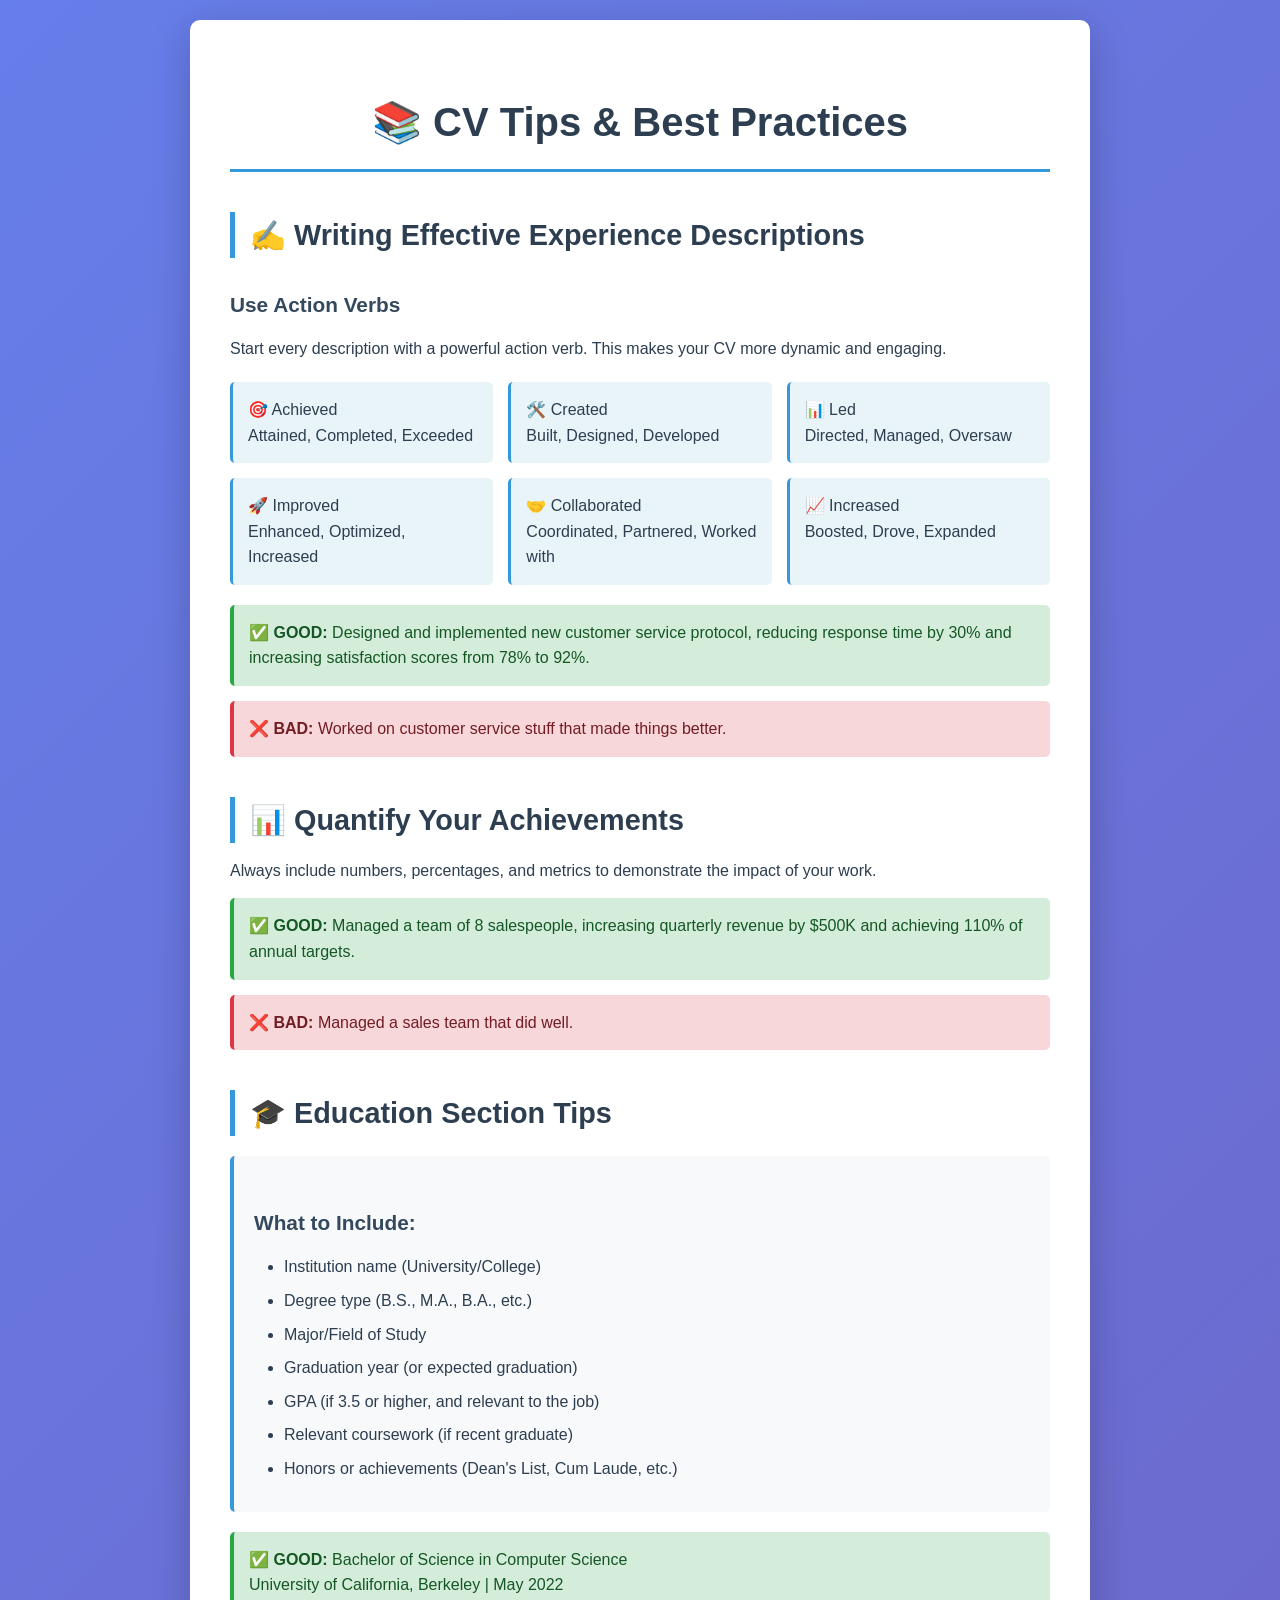
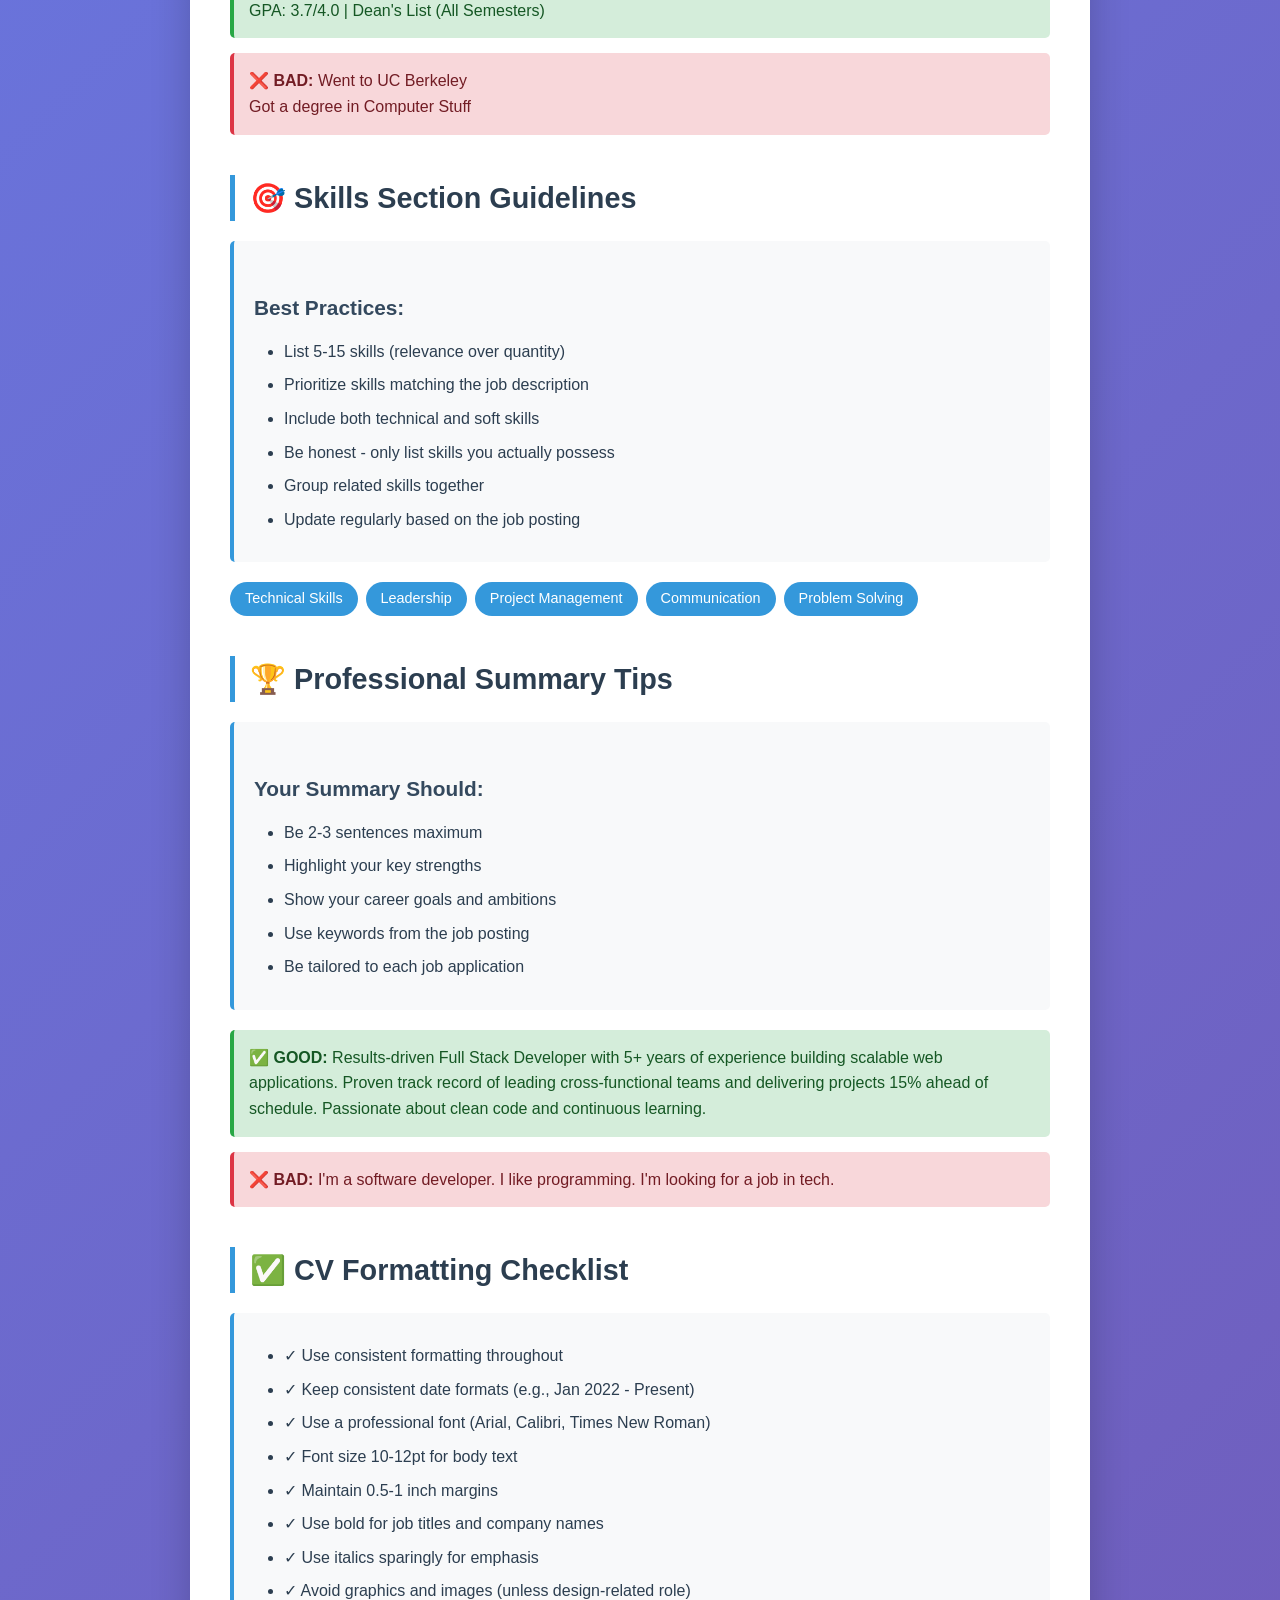
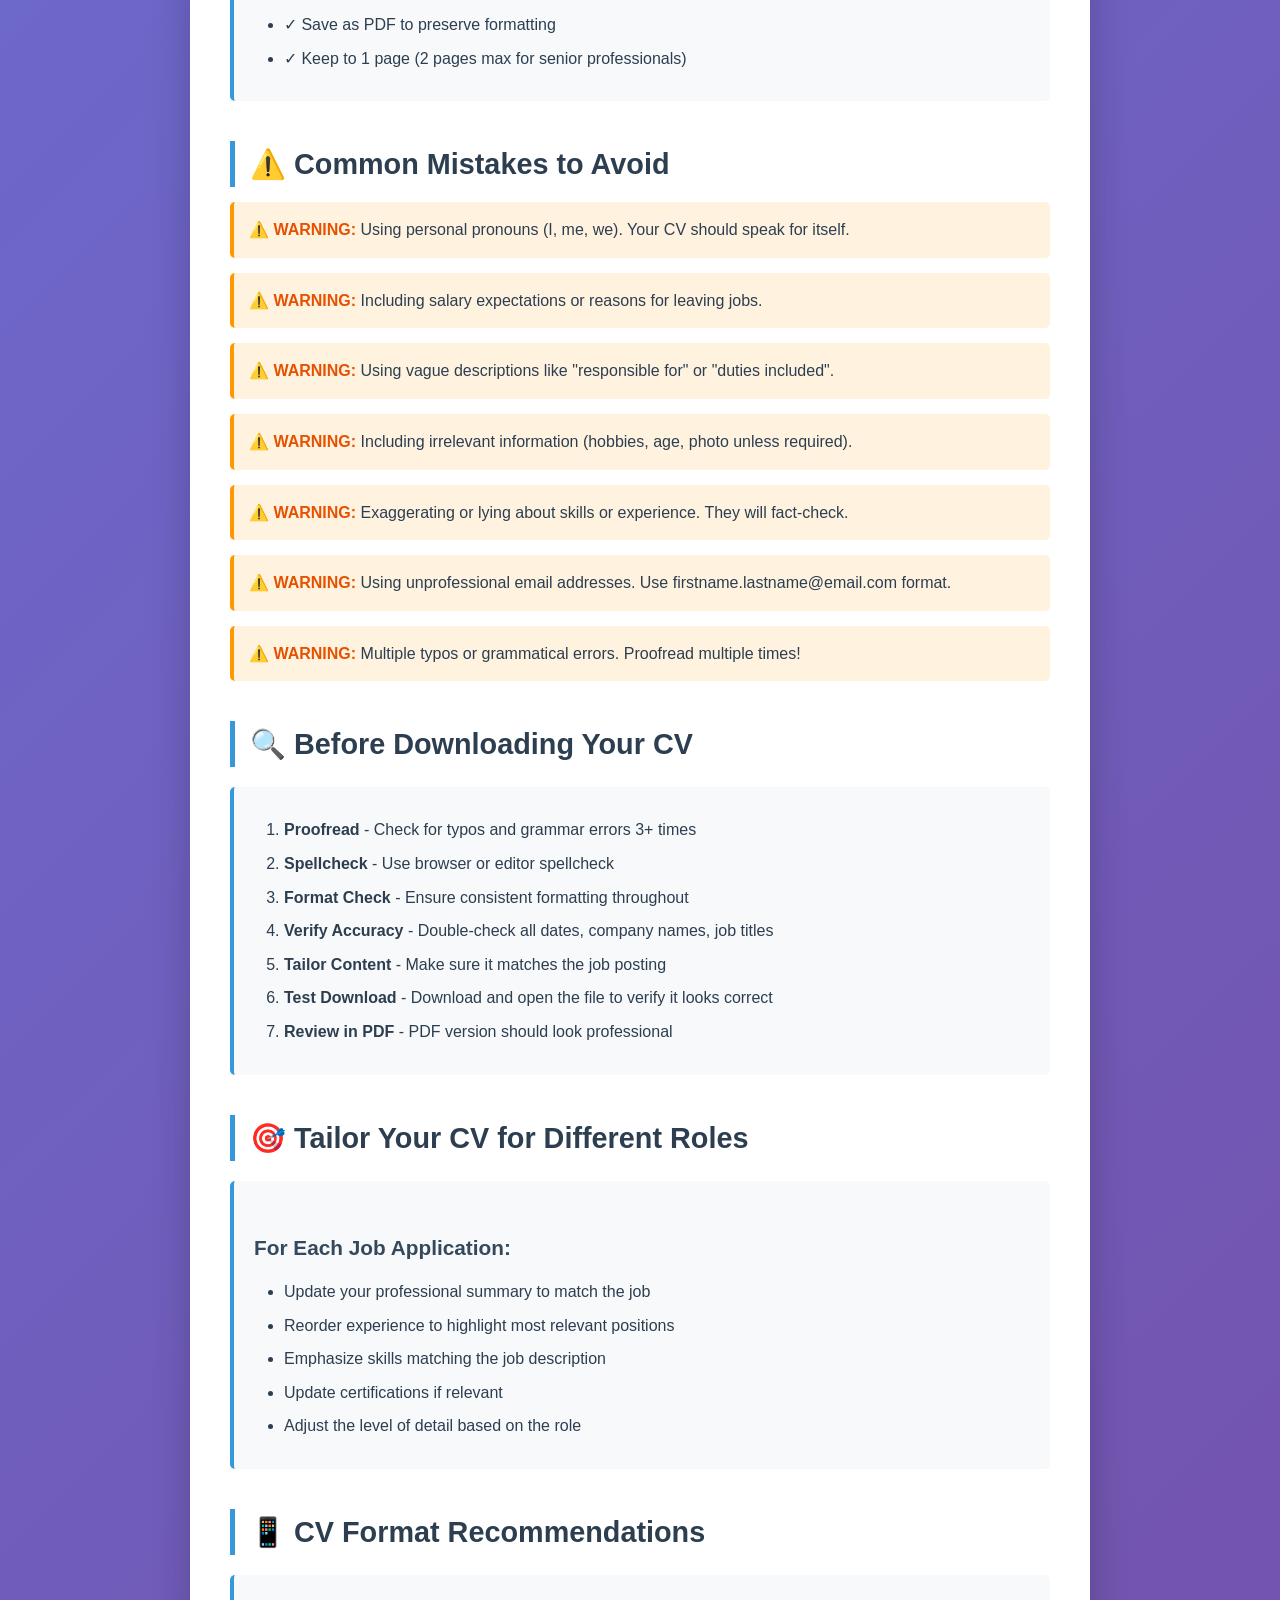
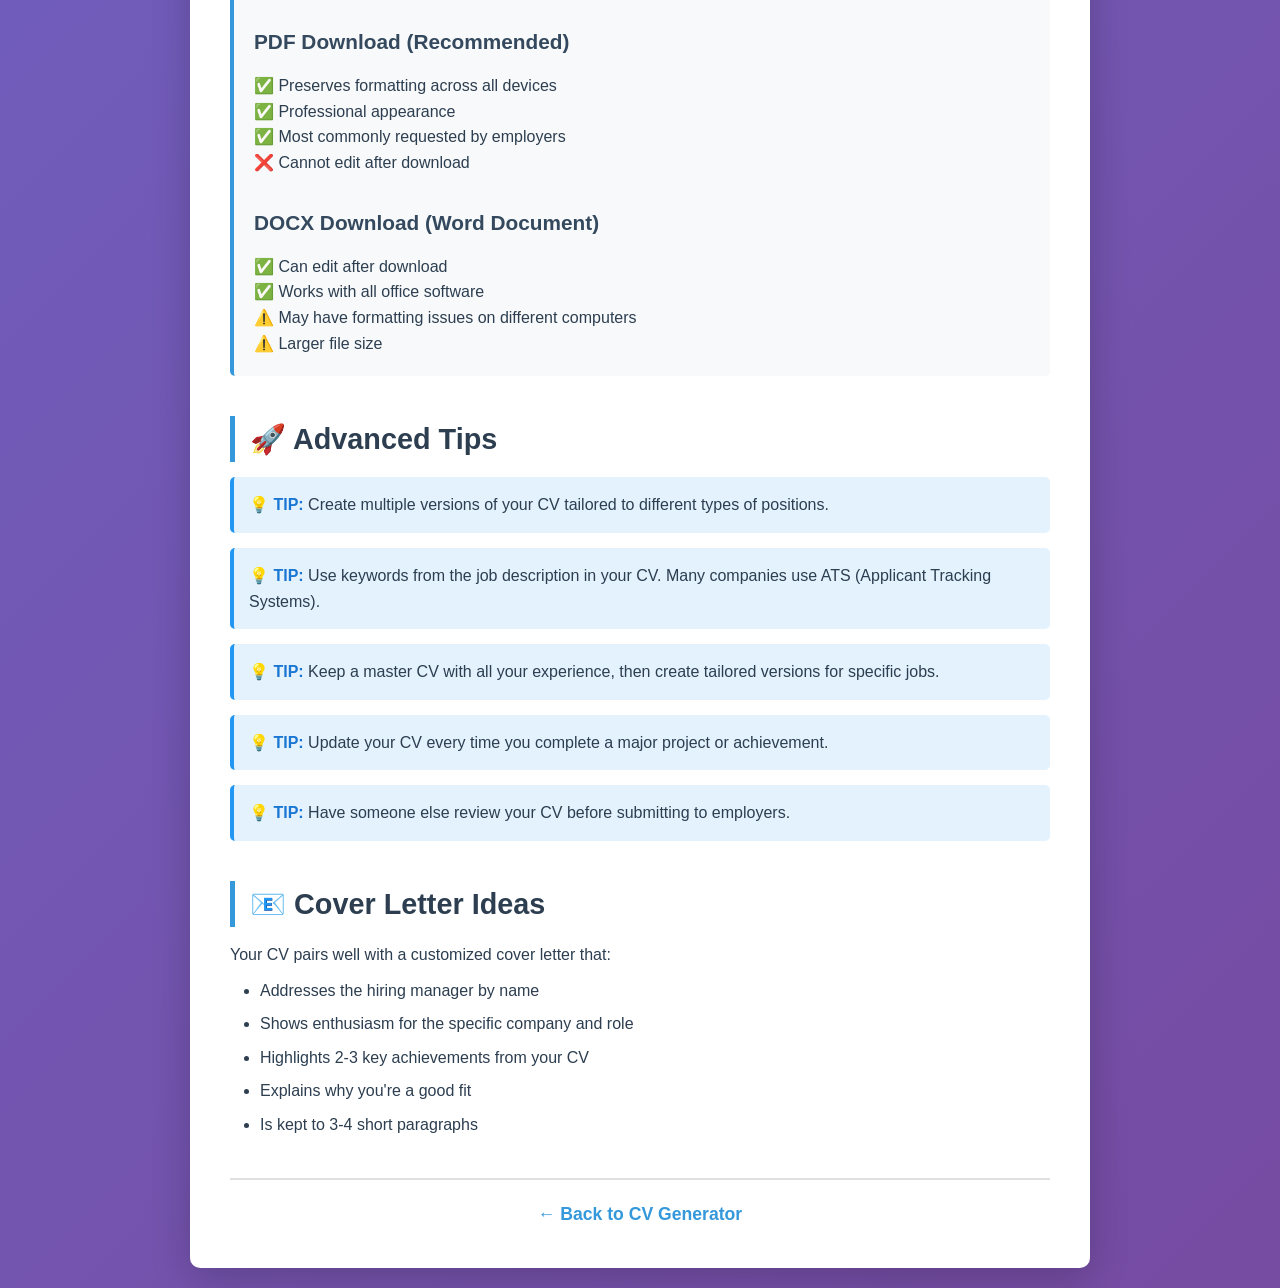
<file: tips.html>
<!DOCTYPE html>
<html lang="en">
<head>
    <meta charset="UTF-8">
    <meta name="viewport" content="width=device-width, initial-scale=1.0">
    <title>CV Tips & Examples</title>
    <style>
        * {
            margin: 0;
            padding: 0;
            box-sizing: border-box;
        }
        
        body {
            font-family: 'Segoe UI', Tahoma, Geneva, Verdana, sans-serif;
            background: linear-gradient(135deg, #667eea 0%, #764ba2 100%);
            color: #2c3e50;
            line-height: 1.6;
            padding: 20px;
        }
        
        .container {
            max-width: 900px;
            margin: 0 auto;
            background: white;
            border-radius: 10px;
            padding: 40px;
            box-shadow: 0 10px 40px rgba(0, 0, 0, 0.2);
        }
        
        h1, h2, h3 {
            color: #2c3e50;
            margin-top: 30px;
            margin-bottom: 15px;
        }
        
        h1 {
            text-align: center;
            font-size: 2.5em;
            margin-bottom: 10px;
            border-bottom: 3px solid #3498db;
            padding-bottom: 15px;
        }
        
        h2 {
            font-size: 1.8em;
            margin-top: 40px;
            border-left: 5px solid #3498db;
            padding-left: 15px;
        }
        
        h3 {
            font-size: 1.3em;
            color: #34495e;
        }
        
        .section {
            margin: 20px 0;
            padding: 20px;
            background: #f8f9fa;
            border-radius: 5px;
            border-left: 4px solid #3498db;
        }
        
        .good, .bad {
            margin: 15px 0;
            padding: 15px;
            border-radius: 5px;
        }
        
        .good {
            background: #d4edda;
            border-left: 4px solid #28a745;
            color: #155724;
        }
        
        .bad {
            background: #f8d7da;
            border-left: 4px solid #dc3545;
            color: #721c24;
        }
        
        .good::before {
            content: "✅ GOOD: ";
            font-weight: bold;
        }
        
        .bad::before {
            content: "❌ BAD: ";
            font-weight: bold;
        }
        
        ul, ol {
            margin: 10px 0 10px 30px;
        }
        
        li {
            margin: 8px 0;
        }
        
        .tip {
            background: #e3f2fd;
            border-left: 4px solid #2196f3;
            padding: 15px;
            margin: 15px 0;
            border-radius: 5px;
        }
        
        .tip::before {
            content: "💡 TIP: ";
            font-weight: bold;
            color: #1976d2;
        }
        
        .warning {
            background: #fff3e0;
            border-left: 4px solid #ff9800;
            padding: 15px;
            margin: 15px 0;
            border-radius: 5px;
        }
        
        .warning::before {
            content: "⚠️ WARNING: ";
            font-weight: bold;
            color: #e65100;
        }
        
        .action-verbs {
            display: grid;
            grid-template-columns: repeat(auto-fit, minmax(200px, 1fr));
            gap: 15px;
            margin: 20px 0;
        }
        
        .verb-box {
            background: #e8f4f8;
            padding: 15px;
            border-radius: 5px;
            border-left: 3px solid #3498db;
        }
        
        .back-link {
            text-align: center;
            margin-top: 40px;
            padding-top: 20px;
            border-top: 2px solid #e0e0e0;
        }
        
        .back-link a {
            color: #3498db;
            text-decoration: none;
            font-weight: bold;
            font-size: 1.1em;
        }
        
        .back-link a:hover {
            text-decoration: underline;
        }
        
        .keywords {
            display: flex;
            flex-wrap: wrap;
            gap: 8px;
            margin: 15px 0;
        }
        
        .keyword {
            background: #3498db;
            color: white;
            padding: 5px 15px;
            border-radius: 20px;
            font-size: 0.9em;
        }
    </style>
</head>
<body>
    <div class="container">
        <h1>📚 CV Tips & Best Practices</h1>
        
        <h2>✍️ Writing Effective Experience Descriptions</h2>
        
        <h3>Use Action Verbs</h3>
        <p>Start every description with a powerful action verb. This makes your CV more dynamic and engaging.</p>
        
        <div class="action-verbs">
            <div class="verb-box">🎯 Achieved<br>Attained, Completed, Exceeded</div>
            <div class="verb-box">🛠️ Created<br>Built, Designed, Developed</div>
            <div class="verb-box">📊 Led<br>Directed, Managed, Oversaw</div>
            <div class="verb-box">🚀 Improved<br>Enhanced, Optimized, Increased</div>
            <div class="verb-box">🤝 Collaborated<br>Coordinated, Partnered, Worked with</div>
            <div class="verb-box">📈 Increased<br>Boosted, Drove, Expanded</div>
        </div>
        
        <div class="good">Designed and implemented new customer service protocol, reducing response time by 30% and increasing satisfaction scores from 78% to 92%.</div>
        
        <div class="bad">Worked on customer service stuff that made things better.</div>
        
        <h2>📊 Quantify Your Achievements</h2>
        
        <p>Always include numbers, percentages, and metrics to demonstrate the impact of your work.</p>
        
        <div class="good">Managed a team of 8 salespeople, increasing quarterly revenue by $500K and achieving 110% of annual targets.</div>
        
        <div class="bad">Managed a sales team that did well.</div>
        
        <h2>🎓 Education Section Tips</h2>
        
        <div class="section">
            <h3>What to Include:</h3>
            <ul>
                <li>Institution name (University/College)</li>
                <li>Degree type (B.S., M.A., B.A., etc.)</li>
                <li>Major/Field of Study</li>
                <li>Graduation year (or expected graduation)</li>
                <li>GPA (if 3.5 or higher, and relevant to the job)</li>
                <li>Relevant coursework (if recent graduate)</li>
                <li>Honors or achievements (Dean's List, Cum Laude, etc.)</li>
            </ul>
        </div>
        
        <div class="good">Bachelor of Science in Computer Science<br>University of California, Berkeley | May 2022<br>GPA: 3.7/4.0 | Dean's List (All Semesters)</div>
        
        <div class="bad">Went to UC Berkeley<br>Got a degree in Computer Stuff</div>
        
        <h2>🎯 Skills Section Guidelines</h2>
        
        <div class="section">
            <h3>Best Practices:</h3>
            <ul>
                <li>List 5-15 skills (relevance over quantity)</li>
                <li>Prioritize skills matching the job description</li>
                <li>Include both technical and soft skills</li>
                <li>Be honest - only list skills you actually possess</li>
                <li>Group related skills together</li>
                <li>Update regularly based on the job posting</li>
            </ul>
        </div>
        
        <div class="keywords">
            <span class="keyword">Technical Skills</span>
            <span class="keyword">Leadership</span>
            <span class="keyword">Project Management</span>
            <span class="keyword">Communication</span>
            <span class="keyword">Problem Solving</span>
        </div>
        
        <h2>🏆 Professional Summary Tips</h2>
        
        <div class="section">
            <h3>Your Summary Should:</h3>
            <ul>
                <li>Be 2-3 sentences maximum</li>
                <li>Highlight your key strengths</li>
                <li>Show your career goals and ambitions</li>
                <li>Use keywords from the job posting</li>
                <li>Be tailored to each job application</li>
            </ul>
        </div>
        
        <div class="good">Results-driven Full Stack Developer with 5+ years of experience building scalable web applications. Proven track record of leading cross-functional teams and delivering projects 15% ahead of schedule. Passionate about clean code and continuous learning.</div>
        
        <div class="bad">I'm a software developer. I like programming. I'm looking for a job in tech.</div>
        
        <h2>✅ CV Formatting Checklist</h2>
        
        <div class="section">
            <ul>
                <li>✓ Use consistent formatting throughout</li>
                <li>✓ Keep consistent date formats (e.g., Jan 2022 - Present)</li>
                <li>✓ Use a professional font (Arial, Calibri, Times New Roman)</li>
                <li>✓ Font size 10-12pt for body text</li>
                <li>✓ Maintain 0.5-1 inch margins</li>
                <li>✓ Use bold for job titles and company names</li>
                <li>✓ Use italics sparingly for emphasis</li>
                <li>✓ Avoid graphics and images (unless design-related role)</li>
                <li>✓ Save as PDF to preserve formatting</li>
                <li>✓ Keep to 1 page (2 pages max for senior professionals)</li>
            </ul>
        </div>
        
        <h2>⚠️ Common Mistakes to Avoid</h2>
        
        <div class="warning">Using personal pronouns (I, me, we). Your CV should speak for itself.</div>
        
        <div class="warning">Including salary expectations or reasons for leaving jobs.</div>
        
        <div class="warning">Using vague descriptions like "responsible for" or "duties included".</div>
        
        <div class="warning">Including irrelevant information (hobbies, age, photo unless required).</div>
        
        <div class="warning">Exaggerating or lying about skills or experience. They will fact-check.</div>
        
        <div class="warning">Using unprofessional email addresses. Use firstname.lastname@email.com format.</div>
        
        <div class="warning">Multiple typos or grammatical errors. Proofread multiple times!</div>
        
        <h2>🔍 Before Downloading Your CV</h2>
        
        <div class="section">
            <ol>
                <li><strong>Proofread</strong> - Check for typos and grammar errors 3+ times</li>
                <li><strong>Spellcheck</strong> - Use browser or editor spellcheck</li>
                <li><strong>Format Check</strong> - Ensure consistent formatting throughout</li>
                <li><strong>Verify Accuracy</strong> - Double-check all dates, company names, job titles</li>
                <li><strong>Tailor Content</strong> - Make sure it matches the job posting</li>
                <li><strong>Test Download</strong> - Download and open the file to verify it looks correct</li>
                <li><strong>Review in PDF</strong> - PDF version should look professional</li>
            </ol>
        </div>
        
        <h2>🎯 Tailor Your CV for Different Roles</h2>
        
        <div class="section">
            <h3>For Each Job Application:</h3>
            <ul>
                <li>Update your professional summary to match the job</li>
                <li>Reorder experience to highlight most relevant positions</li>
                <li>Emphasize skills matching the job description</li>
                <li>Update certifications if relevant</li>
                <li>Adjust the level of detail based on the role</li>
            </ul>
        </div>
        
        <h2>📱 CV Format Recommendations</h2>
        
        <div class="section">
            <h3>PDF Download (Recommended)</h3>
            <p>✅ Preserves formatting across all devices<br>
               ✅ Professional appearance<br>
               ✅ Most commonly requested by employers<br>
               ❌ Cannot edit after download</p>
            
            <h3>DOCX Download (Word Document)</h3>
            <p>✅ Can edit after download<br>
               ✅ Works with all office software<br>
               ⚠️ May have formatting issues on different computers<br>
               ⚠️ Larger file size</p>
        </div>
        
        <h2>🚀 Advanced Tips</h2>
        
        <div class="tip">Create multiple versions of your CV tailored to different types of positions.</div>
        
        <div class="tip">Use keywords from the job description in your CV. Many companies use ATS (Applicant Tracking Systems).</div>
        
        <div class="tip">Keep a master CV with all your experience, then create tailored versions for specific jobs.</div>
        
        <div class="tip">Update your CV every time you complete a major project or achievement.</div>
        
        <div class="tip">Have someone else review your CV before submitting to employers.</div>
        
        <h2>📧 Cover Letter Ideas</h2>
        
        <p>Your CV pairs well with a customized cover letter that:</p>
        <ul>
            <li>Addresses the hiring manager by name</li>
            <li>Shows enthusiasm for the specific company and role</li>
            <li>Highlights 2-3 key achievements from your CV</li>
            <li>Explains why you're a good fit</li>
            <li>Is kept to 3-4 short paragraphs</li>
        </ul>
        
        <div class="back-link">
            <a href="index.html">← Back to CV Generator</a>
        </div>
    </div>
</body>
</html>
</file>
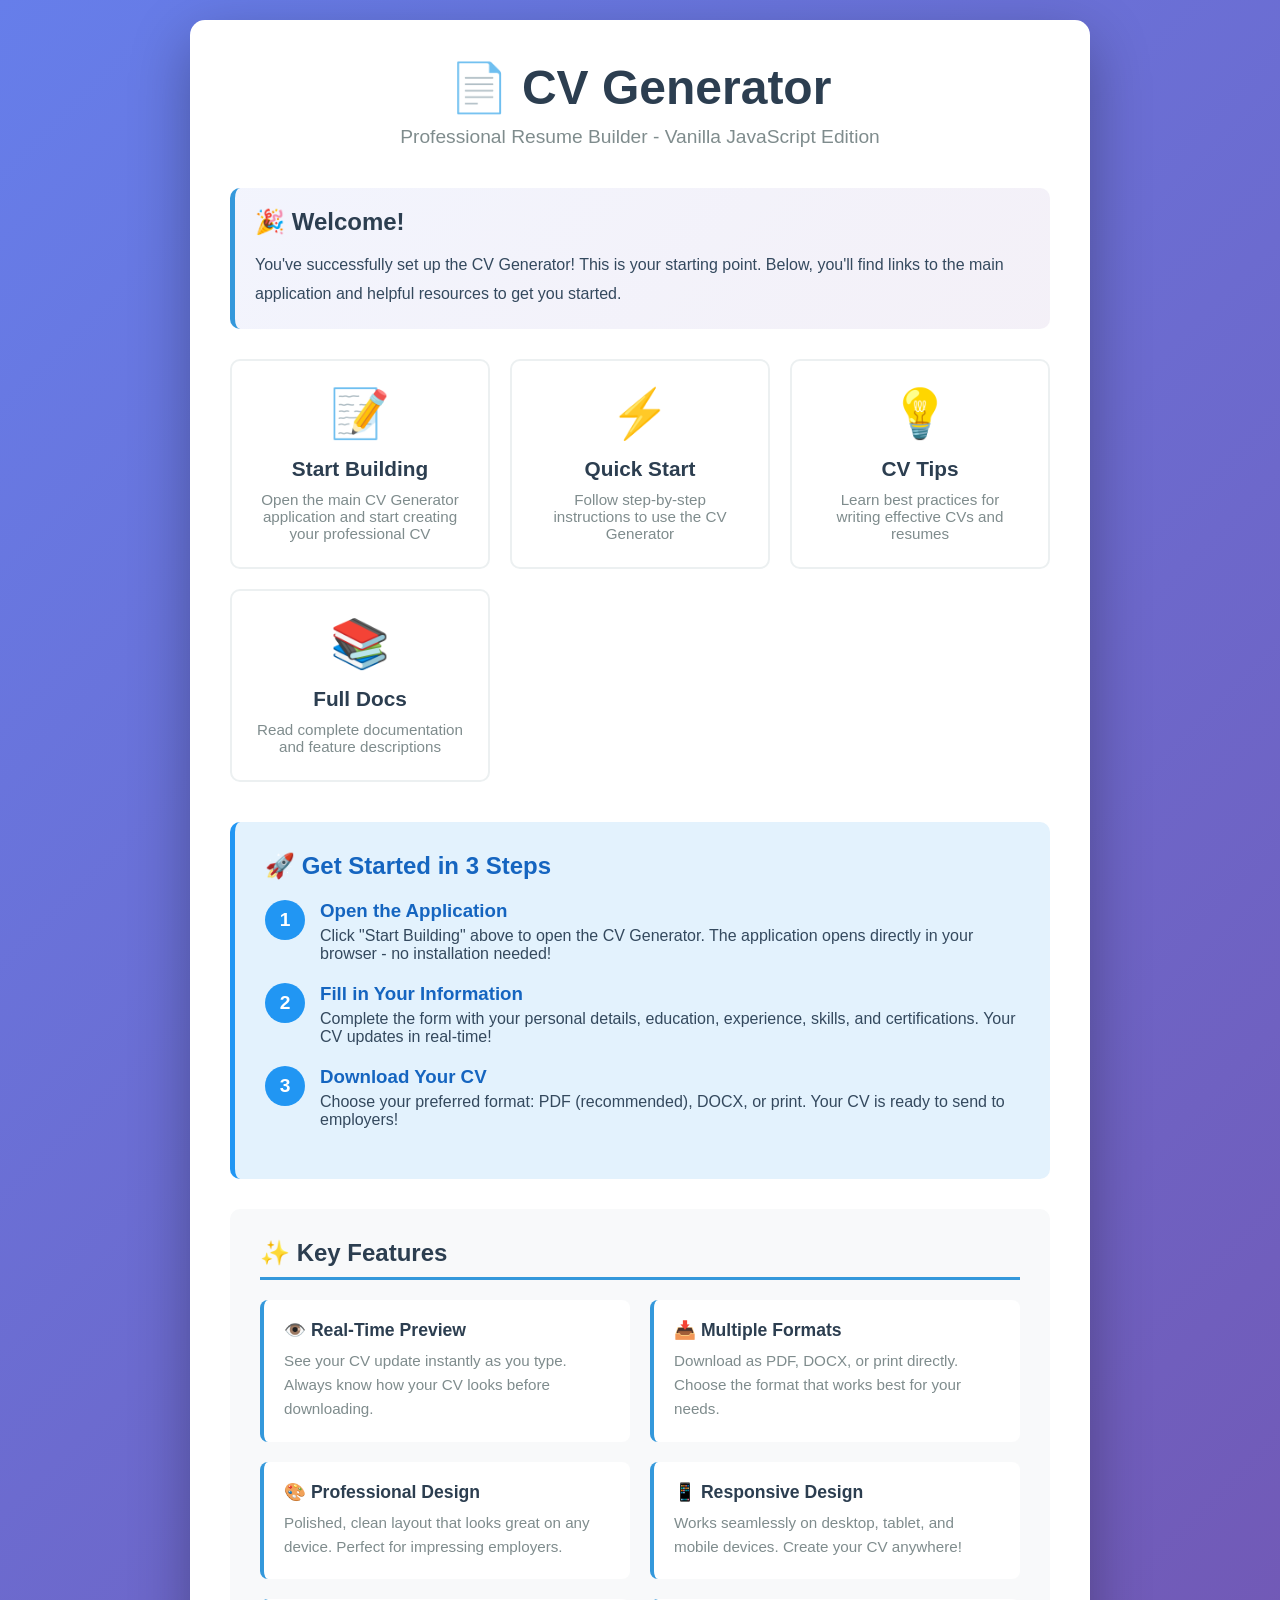
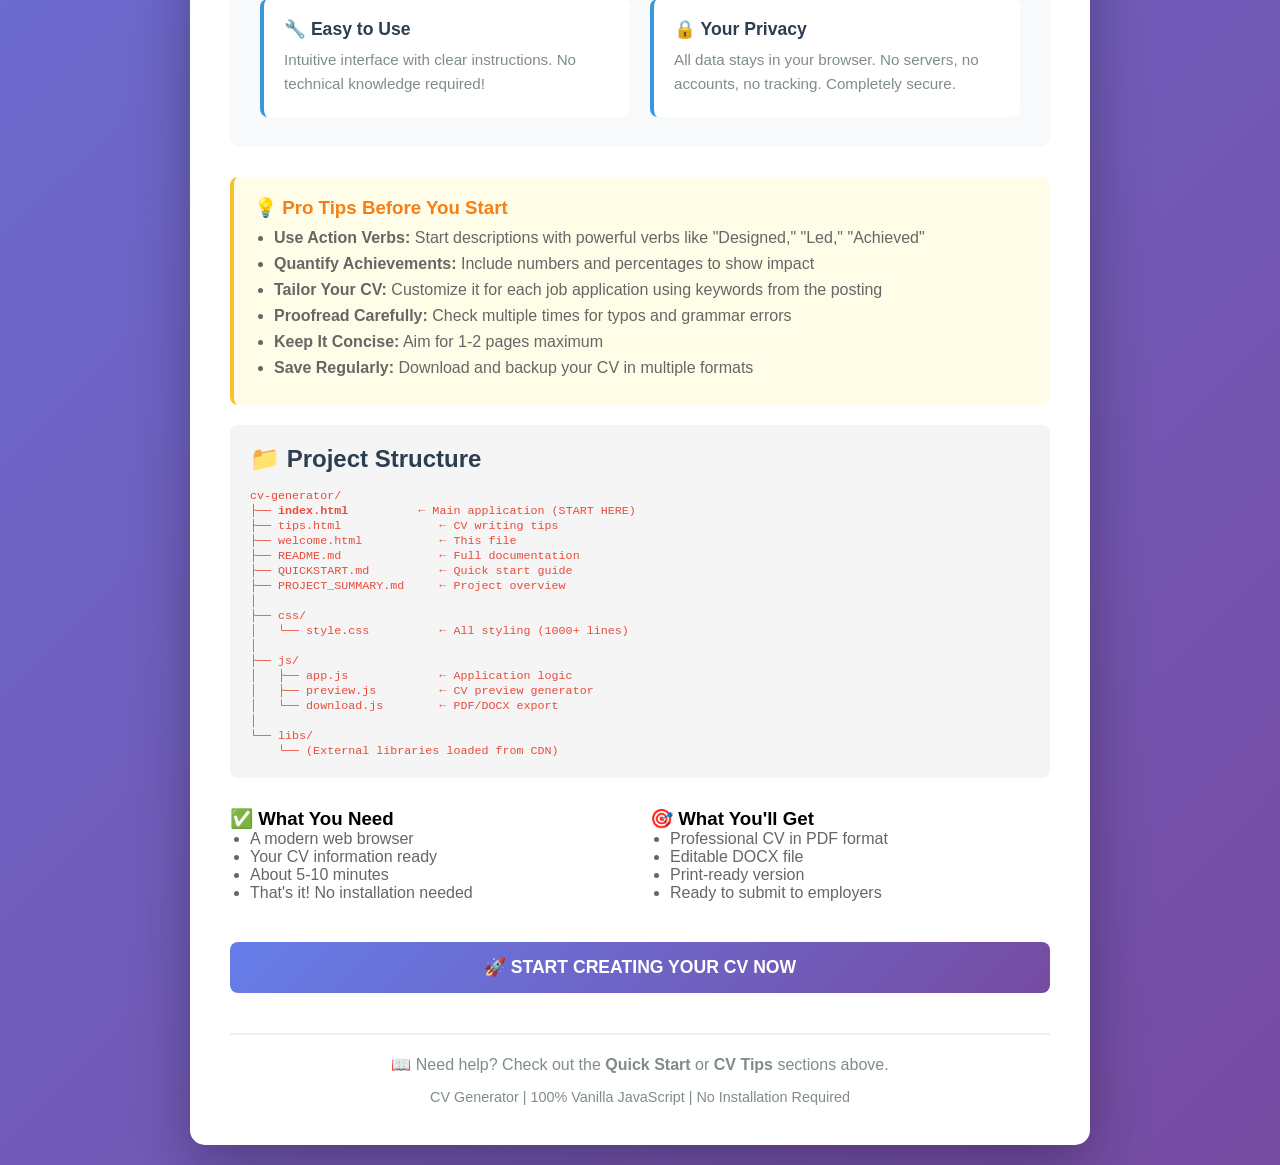
<file: welcome.html>
<!DOCTYPE html>
<html lang="en">
<head>
    <meta charset="UTF-8">
    <meta name="viewport" content="width=device-width, initial-scale=1.0">
    <title>CV Generator - Welcome Guide</title>
    <style>
        * {
            margin: 0;
            padding: 0;
            box-sizing: border-box;
        }
        
        body {
            font-family: 'Segoe UI', Tahoma, Geneva, Verdana, sans-serif;
            background: linear-gradient(135deg, #667eea 0%, #764ba2 100%);
            min-height: 100vh;
            padding: 20px;
        }
        
        .container {
            max-width: 900px;
            margin: 0 auto;
            background: white;
            border-radius: 15px;
            padding: 40px;
            box-shadow: 0 20px 60px rgba(0, 0, 0, 0.3);
        }
        
        .header {
            text-align: center;
            margin-bottom: 40px;
        }
        
        .header h1 {
            font-size: 3em;
            color: #2c3e50;
            margin-bottom: 10px;
        }
        
        .header p {
            font-size: 1.2em;
            color: #7f8c8d;
        }
        
        .welcome-section {
            background: linear-gradient(135deg, #667eea15 0%, #764ba215 100%);
            padding: 20px;
            border-radius: 10px;
            margin-bottom: 30px;
            border-left: 5px solid #3498db;
        }
        
        .welcome-section h2 {
            color: #2c3e50;
            margin-bottom: 15px;
        }
        
        .welcome-section p {
            color: #34495e;
            line-height: 1.8;
        }
        
        .quick-links {
            display: grid;
            grid-template-columns: repeat(auto-fit, minmax(250px, 1fr));
            gap: 20px;
            margin-bottom: 40px;
        }
        
        .quick-link {
            background: white;
            border: 2px solid #ecf0f1;
            border-radius: 10px;
            padding: 25px;
            text-align: center;
            transition: all 0.3s ease;
            text-decoration: none;
        }
        
        .quick-link:hover {
            border-color: #3498db;
            box-shadow: 0 10px 30px rgba(52, 152, 219, 0.2);
            transform: translateY(-5px);
        }
        
        .quick-link .icon {
            font-size: 3em;
            margin-bottom: 15px;
        }
        
        .quick-link h3 {
            color: #2c3e50;
            margin-bottom: 10px;
            font-size: 1.3em;
        }
        
        .quick-link p {
            color: #7f8c8d;
            font-size: 0.95em;
        }
        
        .features {
            background: #f8f9fa;
            padding: 30px;
            border-radius: 10px;
            margin-bottom: 30px;
        }
        
        .features h2 {
            color: #2c3e50;
            margin-bottom: 20px;
            border-bottom: 3px solid #3498db;
            padding-bottom: 10px;
        }
        
        .features-grid {
            display: grid;
            grid-template-columns: repeat(auto-fit, minmax(280px, 1fr));
            gap: 20px;
        }
        
        .feature {
            background: white;
            padding: 20px;
            border-radius: 8px;
            border-left: 4px solid #3498db;
        }
        
        .feature strong {
            color: #2c3e50;
            display: block;
            margin-bottom: 8px;
            font-size: 1.1em;
        }
        
        .feature p {
            color: #7f8c8d;
            font-size: 0.95em;
            line-height: 1.6;
        }
        
        .steps {
            background: #e3f2fd;
            padding: 30px;
            border-radius: 10px;
            margin-bottom: 30px;
            border-left: 5px solid #2196f3;
        }
        
        .steps h2 {
            color: #1565c0;
            margin-bottom: 20px;
        }
        
        .step {
            display: flex;
            align-items: flex-start;
            margin-bottom: 20px;
        }
        
        .step-number {
            background: #2196f3;
            color: white;
            width: 40px;
            height: 40px;
            border-radius: 50%;
            display: flex;
            align-items: center;
            justify-content: center;
            font-weight: bold;
            margin-right: 15px;
            flex-shrink: 0;
            font-size: 1.2em;
        }
        
        .step-content h3 {
            color: #1565c0;
            margin-bottom: 5px;
        }
        
        .step-content p {
            color: #34495e;
        }
        
        .file-structure {
            background: #f5f5f5;
            padding: 20px;
            border-radius: 8px;
            margin-bottom: 30px;
            font-family: 'Courier New', monospace;
            overflow-x: auto;
        }
        
        .file-structure h2 {
            color: #2c3e50;
            margin-bottom: 15px;
            font-family: 'Segoe UI', sans-serif;
        }
        
        .file-structure code {
            color: #e74c3c;
            font-size: 0.9em;
        }
        
        .cta-button {
            display: inline-block;
            background: linear-gradient(135deg, #667eea 0%, #764ba2 100%);
            color: white;
            padding: 15px 40px;
            border-radius: 8px;
            text-decoration: none;
            font-size: 1.1em;
            font-weight: bold;
            transition: all 0.3s ease;
            border: none;
            cursor: pointer;
            width: 100%;
            text-align: center;
            margin-top: 20px;
        }
        
        .cta-button:hover {
            transform: scale(1.05);
            box-shadow: 0 10px 30px rgba(102, 126, 234, 0.4);
        }
        
        .tips {
            background: #fffde7;
            padding: 20px;
            border-radius: 8px;
            border-left: 4px solid #fbc02d;
            margin-bottom: 20px;
        }
        
        .tips h3 {
            color: #f57f17;
            margin-bottom: 10px;
        }
        
        .tips ul {
            margin-left: 20px;
        }
        
        .tips li {
            color: #666;
            margin-bottom: 8px;
        }
        
        footer {
            text-align: center;
            color: #7f8c8d;
            margin-top: 40px;
            padding-top: 20px;
            border-top: 2px solid #ecf0f1;
        }
        
        .grid-2 {
            display: grid;
            grid-template-columns: 1fr 1fr;
            gap: 20px;
            margin-bottom: 20px;
        }
        
        @media (max-width: 768px) {
            .header h1 {
                font-size: 2em;
            }
            
            .quick-links {
                grid-template-columns: 1fr;
            }
            
            .grid-2 {
                grid-template-columns: 1fr;
            }
        }
    </style>
</head>
<body>
    <div class="container">
        <div class="header">
            <h1>📄 CV Generator</h1>
            <p>Professional Resume Builder - Vanilla JavaScript Edition</p>
        </div>
        
        <div class="welcome-section">
            <h2>🎉 Welcome!</h2>
            <p>You've successfully set up the CV Generator! This is your starting point. Below, you'll find links to the main application and helpful resources to get you started.</p>
        </div>
        
        <div class="quick-links">
            <a href="index.html" class="quick-link">
                <div class="icon">📝</div>
                <h3>Start Building</h3>
                <p>Open the main CV Generator application and start creating your professional CV</p>
            </a>
            
            <a href="QUICKSTART.md" class="quick-link">
                <div class="icon">⚡</div>
                <h3>Quick Start</h3>
                <p>Follow step-by-step instructions to use the CV Generator</p>
            </a>
            
            <a href="tips.html" class="quick-link">
                <div class="icon">💡</div>
                <h3>CV Tips</h3>
                <p>Learn best practices for writing effective CVs and resumes</p>
            </a>
            
            <a href="README.md" class="quick-link">
                <div class="icon">📚</div>
                <h3>Full Docs</h3>
                <p>Read complete documentation and feature descriptions</p>
            </a>
        </div>
        
        <div class="steps">
            <h2>🚀 Get Started in 3 Steps</h2>
            
            <div class="step">
                <div class="step-number">1</div>
                <div class="step-content">
                    <h3>Open the Application</h3>
                    <p>Click "Start Building" above to open the CV Generator. The application opens directly in your browser - no installation needed!</p>
                </div>
            </div>
            
            <div class="step">
                <div class="step-number">2</div>
                <div class="step-content">
                    <h3>Fill in Your Information</h3>
                    <p>Complete the form with your personal details, education, experience, skills, and certifications. Your CV updates in real-time!</p>
                </div>
            </div>
            
            <div class="step">
                <div class="step-number">3</div>
                <div class="step-content">
                    <h3>Download Your CV</h3>
                    <p>Choose your preferred format: PDF (recommended), DOCX, or print. Your CV is ready to send to employers!</p>
                </div>
            </div>
        </div>
        
        <div class="features">
            <h2>✨ Key Features</h2>
            
            <div class="features-grid">
                <div class="feature">
                    <strong>👁️ Real-Time Preview</strong>
                    <p>See your CV update instantly as you type. Always know how your CV looks before downloading.</p>
                </div>
                
                <div class="feature">
                    <strong>📥 Multiple Formats</strong>
                    <p>Download as PDF, DOCX, or print directly. Choose the format that works best for your needs.</p>
                </div>
                
                <div class="feature">
                    <strong>🎨 Professional Design</strong>
                    <p>Polished, clean layout that looks great on any device. Perfect for impressing employers.</p>
                </div>
                
                <div class="feature">
                    <strong>📱 Responsive Design</strong>
                    <p>Works seamlessly on desktop, tablet, and mobile devices. Create your CV anywhere!</p>
                </div>
                
                <div class="feature">
                    <strong>🔧 Easy to Use</strong>
                    <p>Intuitive interface with clear instructions. No technical knowledge required!</p>
                </div>
                
                <div class="feature">
                    <strong>🔒 Your Privacy</strong>
                    <p>All data stays in your browser. No servers, no accounts, no tracking. Completely secure.</p>
                </div>
            </div>
        </div>
        
        <div class="tips">
            <h3>💡 Pro Tips Before You Start</h3>
            <ul>
                <li><strong>Use Action Verbs:</strong> Start descriptions with powerful verbs like "Designed," "Led," "Achieved"</li>
                <li><strong>Quantify Achievements:</strong> Include numbers and percentages to show impact</li>
                <li><strong>Tailor Your CV:</strong> Customize it for each job application using keywords from the posting</li>
                <li><strong>Proofread Carefully:</strong> Check multiple times for typos and grammar errors</li>
                <li><strong>Keep It Concise:</strong> Aim for 1-2 pages maximum</li>
                <li><strong>Save Regularly:</strong> Download and backup your CV in multiple formats</li>
            </ul>
        </div>
        
        <div class="file-structure">
            <h2>📁 Project Structure</h2>
            <pre><code>cv-generator/
├── <strong>index.html</strong>          ← Main application (START HERE)
├── tips.html              ← CV writing tips
├── welcome.html           ← This file
├── README.md              ← Full documentation
├── QUICKSTART.md          ← Quick start guide
├── PROJECT_SUMMARY.md     ← Project overview
│
├── css/
│   └── style.css          ← All styling (1000+ lines)
│
├── js/
│   ├── app.js             ← Application logic
│   ├── preview.js         ← CV preview generator
│   └── download.js        ← PDF/DOCX export
│
└── libs/
    └── (External libraries loaded from CDN)</code></pre>
        </div>
        
        <div class="grid-2">
            <div>
                <h3>✅ What You Need</h3>
                <ul style="margin-left: 20px; color: #666;">
                    <li>A modern web browser</li>
                    <li>Your CV information ready</li>
                    <li>About 5-10 minutes</li>
                    <li>That's it! No installation needed</li>
                </ul>
            </div>
            
            <div>
                <h3>🎯 What You'll Get</h3>
                <ul style="margin-left: 20px; color: #666;">
                    <li>Professional CV in PDF format</li>
                    <li>Editable DOCX file</li>
                    <li>Print-ready version</li>
                    <li>Ready to submit to employers</li>
                </ul>
            </div>
        </div>
        
        <button class="cta-button" onclick="window.location.href='index.html'">
            🚀 START CREATING YOUR CV NOW
        </button>
        
        <footer>
            <p>📖 Need help? Check out the <strong>Quick Start</strong> or <strong>CV Tips</strong> sections above.</p>
            <p style="margin-top: 15px; font-size: 0.9em;">CV Generator | 100% Vanilla JavaScript | No Installation Required</p>
        </footer>
    </div>
</body>
</html>
</file>
